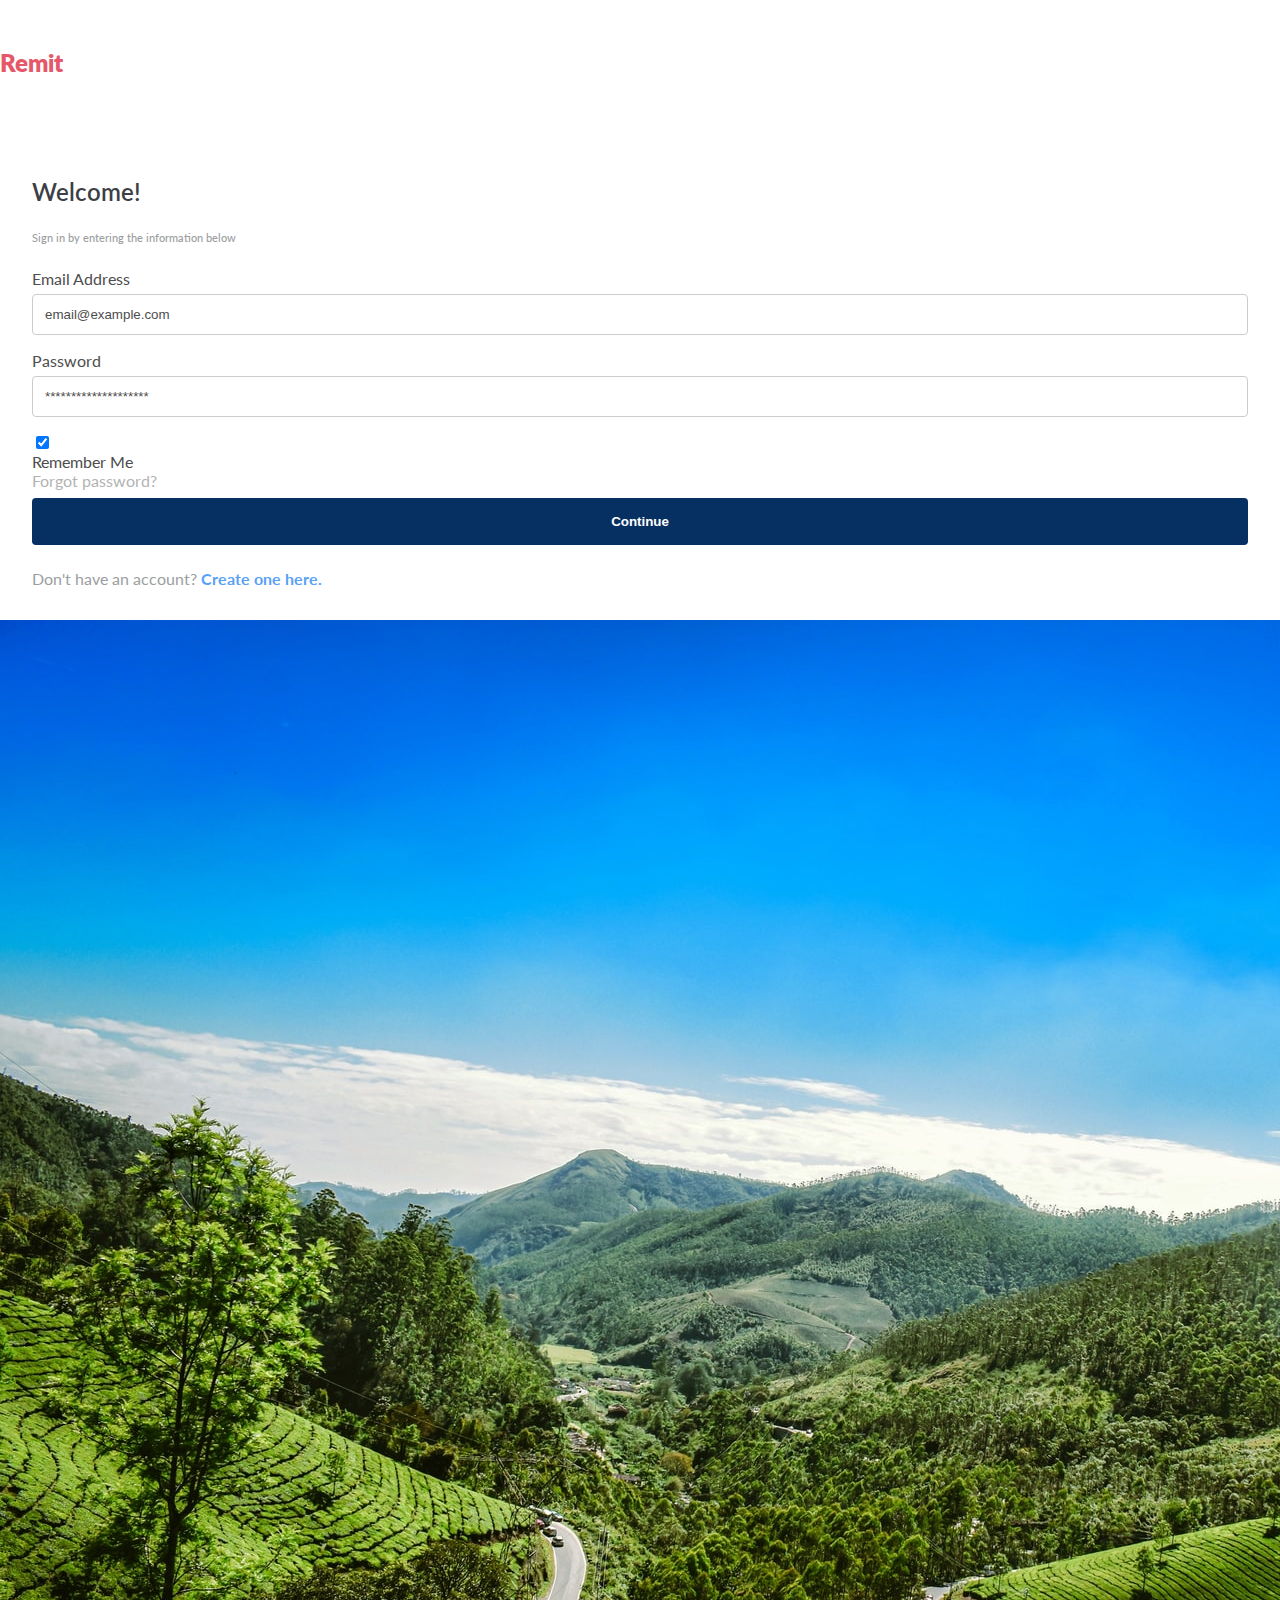
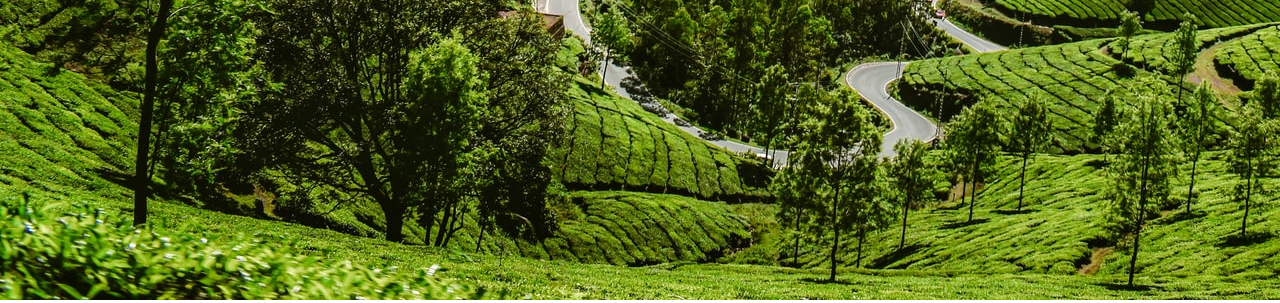
<file: index.html>
<!DOCTYPE html>
<html lang="en">

<head>
    <meta charset="UTF-8">
    <meta http-equiv="X-UA-Compatible" content="IE=edge">
    <meta name="viewport" content="width=device-width, initial-scale=1.0">
    <!-- CSS only -->
    <link href="https://cdn.jsdelivr.net/npm/bootstrap@5.1.0/dist/css/bootstrap.min.css" rel="stylesheet"
        integrity="sha384-KyZXEAg3QhqLMpG8r+8fhAXLRk2vvoC2f3B09zVXn8CA5QIVfZOJ3BCsw2P0p/We" crossorigin="anonymous">
    <link rel="stylesheet" href="css/style.css">
    <title>Document</title>
</head>

<body>
    <div class="row">
        <div class="col-md-4 mx-auto left-c">
            <h2 class="text-center left-title pt-3">Remit</h2>
            <div class="container">
                <div class="form-content mx-auto">
                    <h2 class="text-center mt-4 pt-4">Welcome!</h2>
                    <h6 class="text-center mb-5 pb-4">Sign in by entering the information below</h6>
                    <form action="" class="d-flex flex-column form-info">
                        <label for="email">Email Address</label>
                        <input type="email" class="my-2" id="email" name="email" placeholder="email@example.com"
                            required>
                        <label for="password">Password</label>
                        <input type="password" class="my-2" id="password" name="password"
                            placeholder="********************" required>

                        <div class="d-flex justify-content-between align-items-center mb-4">
                            <!-- Checkbox -->
                            <div class="form-check">
                                <input class="form-check-input" type="checkbox" value="" id="form1Example3" checked />
                                <label class="form-check-label" for="form1Example3"> Remember Me </label>
                            </div>
                            <a class="forgot-text" href="#!">Forgot password?</a>
                        </div>

                        <button class="sub-btn" type="submit">Continue</button>
                        <p class="text-center acc-p mt-4">Don't have an account? <a href="#">Create one here.</a></p>
                    </form>
                </div>
            </div>

        </div>
        <div class="col-sm-6 px-0 d-none d-sm-block">
            <img src="img/background.jpg" alt="Login image" class="w-100 vh-100"
                style="object-fit: cover; object-position: left;">
        </div>
    </div>
    </div>


    <script src="https://cdn.jsdelivr.net/npm/@popperjs/core@2.9.3/dist/umd/popper.min.js"
        integrity="sha384-eMNCOe7tC1doHpGoWe/6oMVemdAVTMs2xqW4mwXrXsW0L84Iytr2wi5v2QjrP/xp" crossorigin="anonymous">
    </script>
    <script src="https://cdn.jsdelivr.net/npm/bootstrap@5.1.0/dist/js/bootstrap.min.js"
        integrity="sha384-cn7l7gDp0eyniUwwAZgrzD06kc/tftFf19TOAs2zVinnD/C7E91j9yyk5//jjpt/" crossorigin="anonymous">
    </script>


</body>

</html>
</file>
<file: css/style.css>
@import url("https://fonts.googleapis.com/css2?family=Lato:wght@100;300;400;700;900&display=swap");
*,
*::before,
*::after {
  box-sizing: border-box;
}
body {
  margin: 0;
  padding: 0;
  height: 100vh;
  font-family: "Lato", sans-serif;
  overflow: hidden;
}
.left-c .left-title {
  color: #e6576a;
  font-weight: 800;
  margin-top: 3rem;
  margin-bottom: 100px;
}
.form-content {
  margin: 2rem;
  justify-content: center;
}
.form-content h2 {
  font-weight: 600;
  color: #3d3f46;
}
.form-content h6 {
  color: #9b9ea1;
  font-weight: 500;
}

input[type="email"],
input[type="password"] {
  width: 100%; /* Full width */
  padding: 12px; /* Some padding */
  border: 1px solid #ccc; /* Gray border */
  border-radius: 4px; /* Rounded borders */
  box-sizing: border-box; /* Make sure that padding and width stays in place */
  margin-top: 6px; /* Add a top margin */
  margin-bottom: 16px; /* Bottom margin */
  resize: vertical; /* Allow the user to vertically resize the textarea (not horizontally) */
}
input[type="checkbox"] {
  border: 1px solid #ccc; /* Gray border */
  border-radius: 4px; /* Rounded borders */
}
.btn-group-toggle {
  color: #9b9ea1;
  font-weight: 500;
  font-size: 14px;
}
/* .btn-group-toggle .check-r {
  margin-left: 180px;
  text-align: end;
}
@media (min-width: 414px) {
  .btn-group-toggle .check-r {
    margin-left: 10px !important;
  }
} */

.sub-btn {
  font-weight: 600;
  background-color: #053061;
  color: white;
  padding: 16px 20px;
  margin: 8px 0;
  border-radius: 4px;
  border: none;
  cursor: pointer;
  width: 100%;
}
.sub-btn:hover,
.sub-btn:focus {
  background-color: #58a1f6;
}
.acc-p {
  color: #9b9ea1;
  font-weight: 400;
}
.acc-p > a {
  color: #58a1f6;
  text-decoration: none;
  cursor: pointer;
  font-weight: bold;
}
.acc-p > a:hover {
  color: #053061;
}
.form-info label {
  font-size: 16px;
  font-weight: 400;
  display: block;
  margin-bottom: 0;
  color: #4d4d4d;
}
::placeholder {
  color: #4d4d4d;
  font-weight: 500;
}

.forgot-text {
  font-size: 16px;
  display: block;
  margin-bottom: 0;
  color: #b3b3b3;
  text-decoration: none;
}

.forgot-text:hover {
  font-size: 16px;
  display: block;
  margin-bottom: 0;
  color: #b3b3b3;
}

.bg-image-vertical {
  position: relative;
  overflow: hidden;
  background-repeat: no-repeat;
  background-position: right center;
  background-size: auto 100%;
}
</file>
